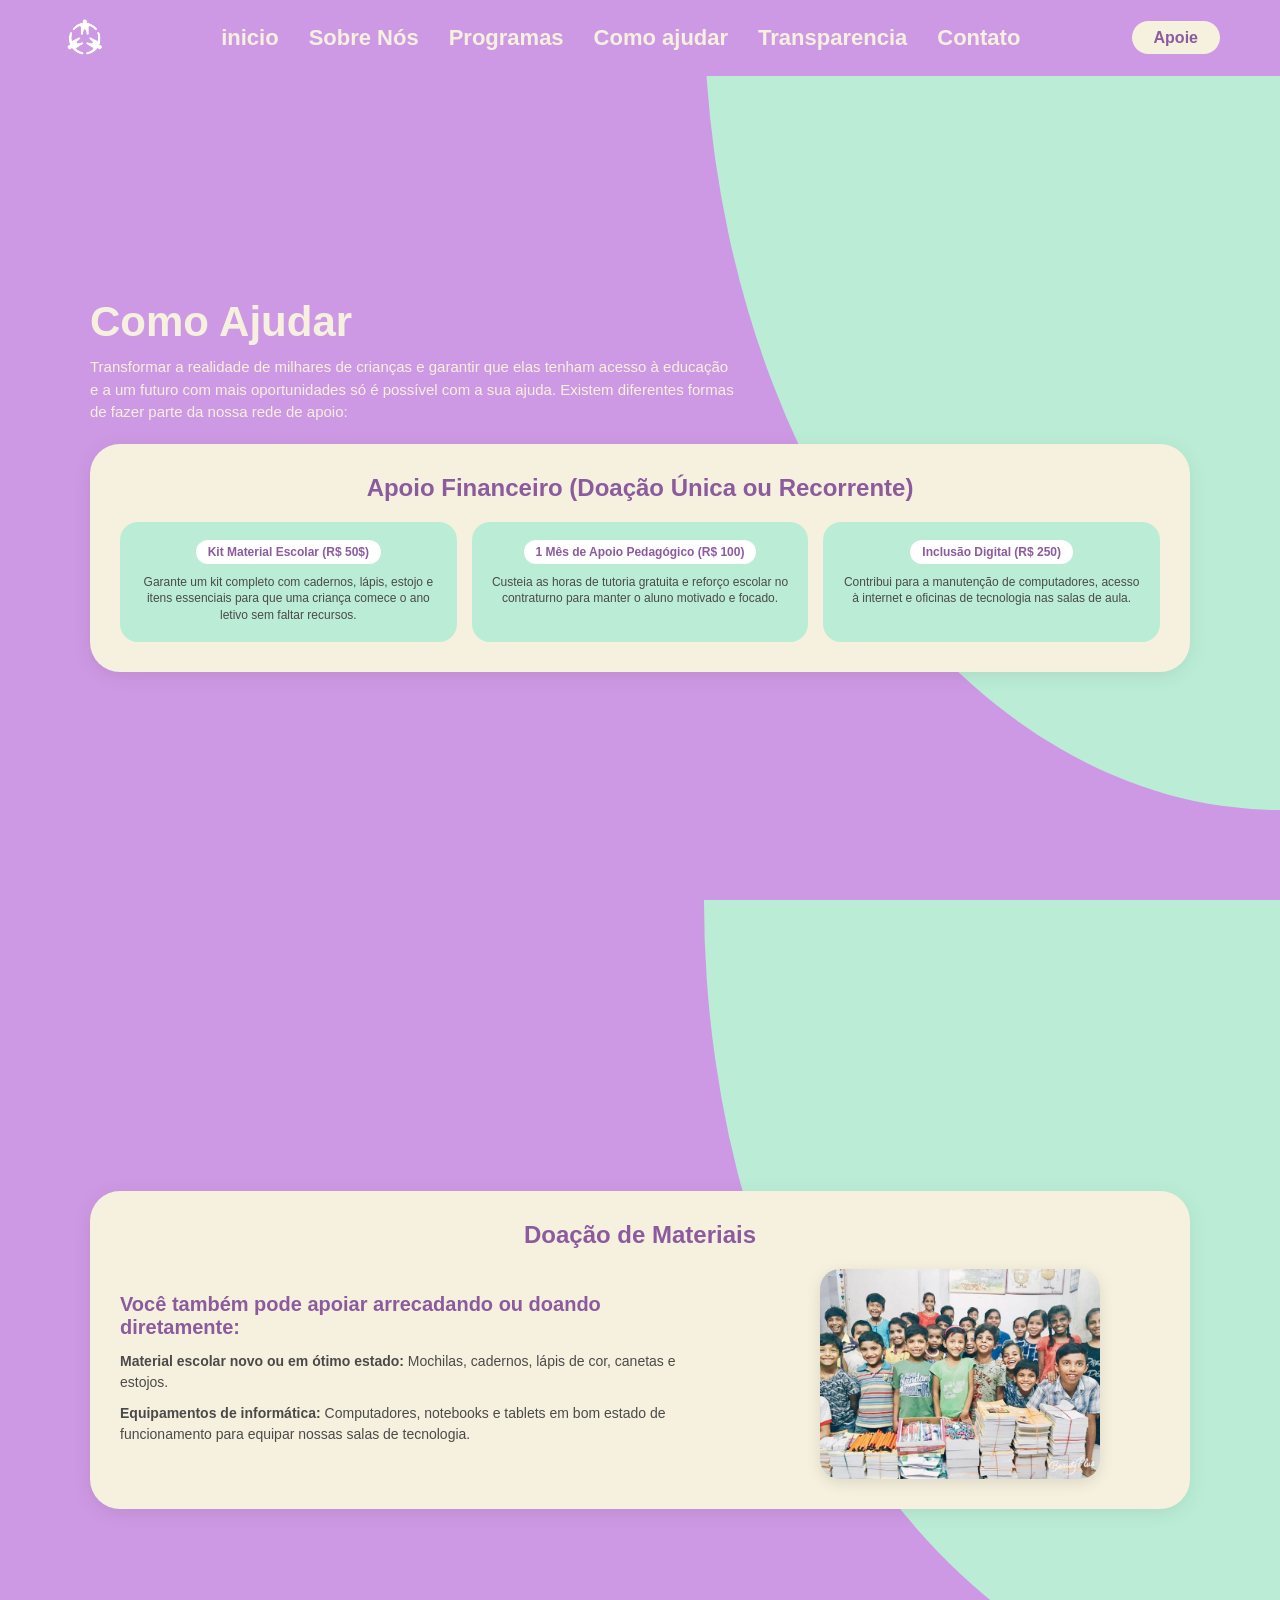
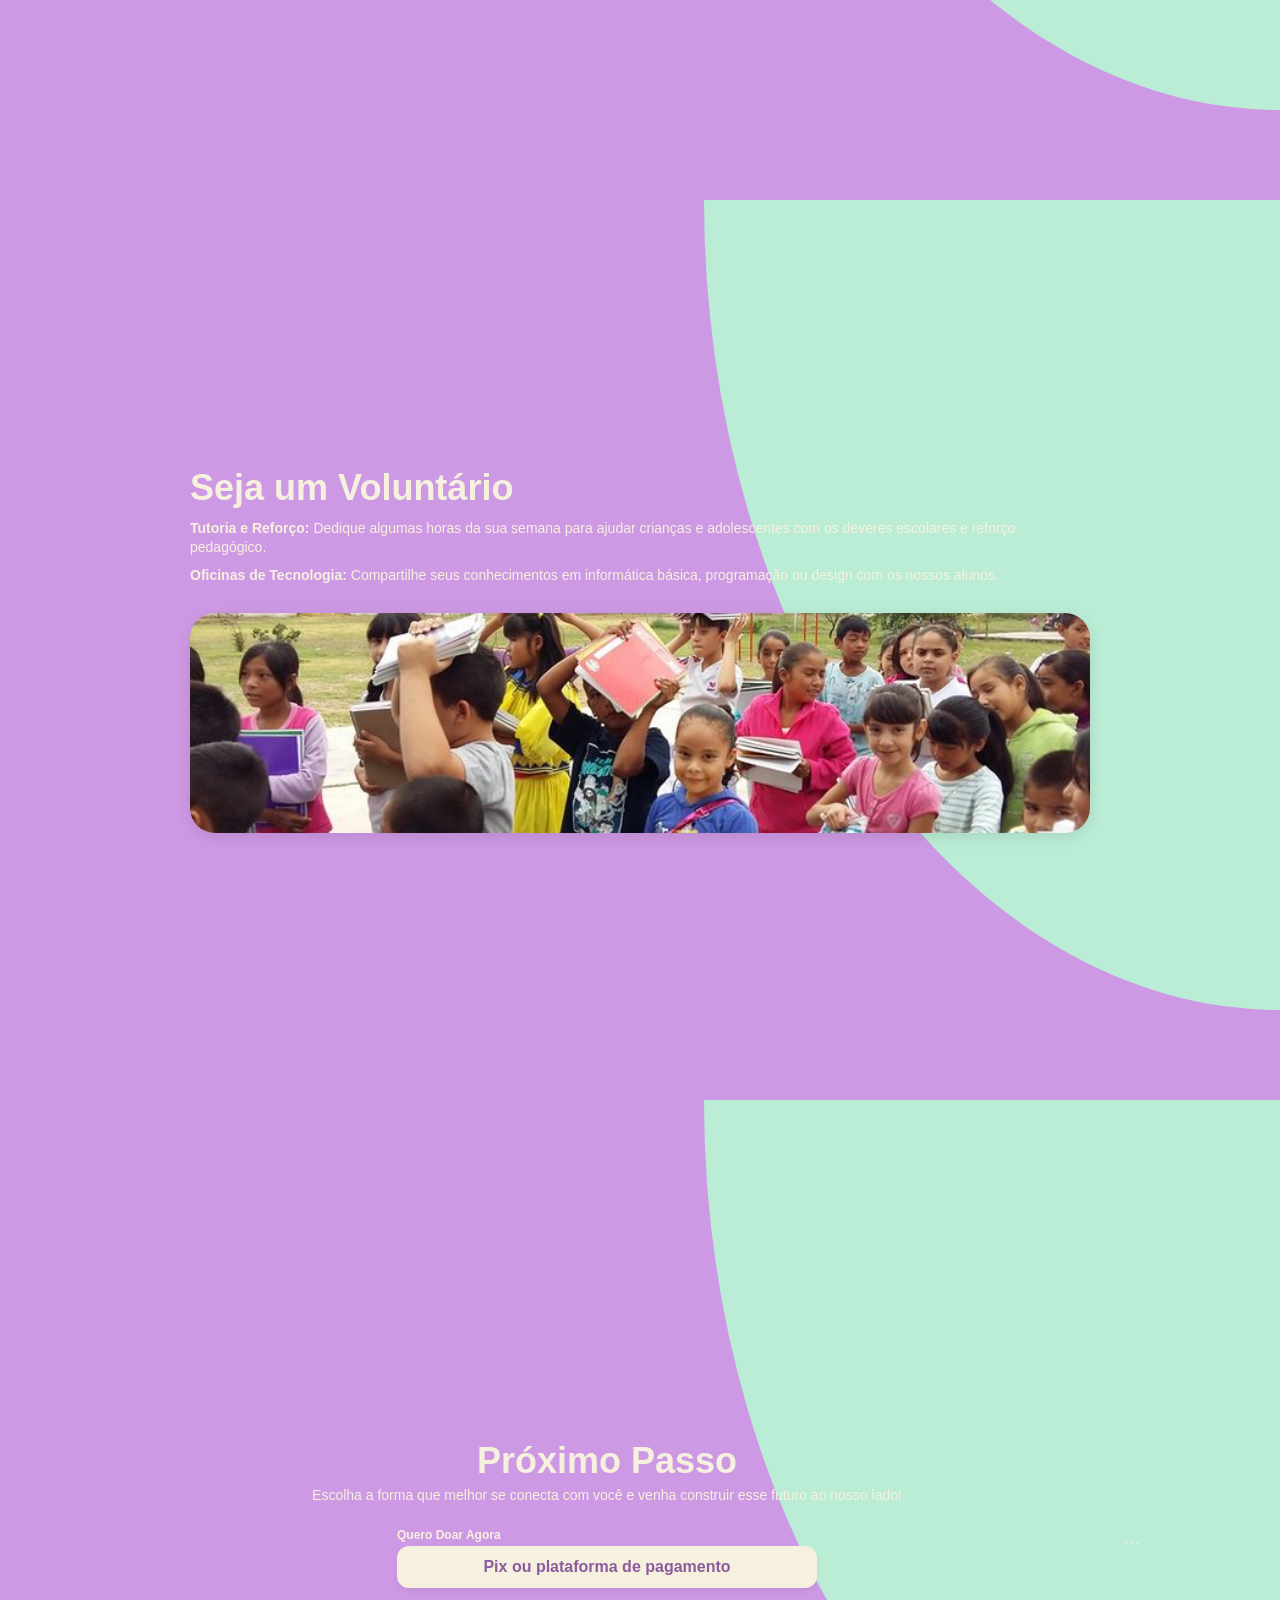
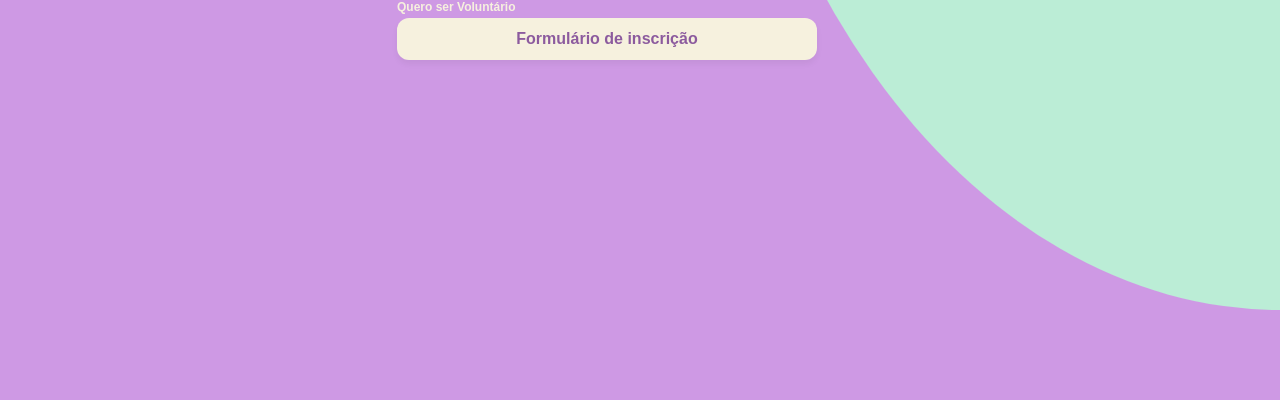
<file: pages/como-ajudar.html>
<!DOCTYPE html>
<html lang="pt-BR">

<head>
    <meta charset="UTF-8">
    <meta name="viewport" content="width=device-width, initial-scale=1.0">
    <title>Como Ajudar - Rede de Apoio</title>

    <link rel="stylesheet" href="../css/global.css">
    <link rel="stylesheet" href="../css/como-ajudar.css">
</head>

<body>

    <header class="header">
        <div class="logo-container">
            <a href="../index.html">
                <img src="../imagens/logo-branca.svg" alt="Logotipo" class="logo">
            </a>
        </div>

        <nav class="nav-menu">
            <a href="../index.html">inicio</a>
            <a href="sobre.html">Sobre Nós</a>
            <a href="programas.html">Programas</a>
            <a href="como-ajudar.html">Como ajudar</a>
            <a href="transparencia.html">Transparencia</a>
            <a href="contato.html">Contato</a>
        </nav>

        <div class="apoie-container">
            <a href="apoie.html" class="btn-apoie">Apoie</a>
        </div>
    </header>

    <section class="secao-tela primeira-tela fundo-roxo-onda-verde-topo">
        <div class="conteudo-principal">
            <h1>Como Ajudar</h1>
            <p>Transformar a realidade de milhares de crianças e garantir que elas tenham acesso à educação e a um futuro com mais oportunidades só é possível com a sua ajuda. Existem diferentes formas de fazer parte da nossa rede de apoio:</p>
        </div>

        <div class="card-container">
            <h2>Apoio Financeiro (Doação Única ou Recorrente)</h2>

            <div class="cards-grid">
                <div class="card">
                    <span class="tag-card">Kit Material Escolar (R$ 50$)</span>
                    <p>Garante um kit completo com cadernos, lápis, estojo e itens essenciais para que uma criança comece o ano letivo sem faltar recursos.</p>
                </div>

                <div class="card">
                    <span class="tag-card">1 Mês de Apoio Pedagógico (R$ 100)</span>
                    <p>Custeia as horas de tutoria gratuita e reforço escolar no contraturno para manter o aluno motivado e focado.</p>
                </div>

                <div class="card">
                    <span class="tag-card">Inclusão Digital (R$ 250)</span>
                    <p>Contribui para a manutenção de computadores, acesso à internet e oficinas de tecnologia nas salas de aula.</p>
                </div>
            </div>
        </div>
    </section>

    <section class="secao-tela fundo-roxo-onda-verde-base">
        <div class="card-container">
            <h2>Doação de Materiais</h2>

            <div class="conteudo-duas-colunas">
                <div class="texto-materiais">
                    <h3>Você também pode apoiar arrecadando ou doando diretamente:</h3>

                    <p><strong>Material escolar novo ou em ótimo estado:</strong> Mochilas, cadernos, lápis de cor, canetas e estojos.</p>

                    <p><strong>Equipamentos de informática:</strong> Computadores, notebooks e tablets em bom estado de funcionamento para equipar nossas salas de tecnologia.</p>
                </div>

                <div class="imagem-materiais">
                    <img src="../imagens/foto-doacao-materiais.png" alt="Doação de Materiais e Mochilas">
                </div>
            </div>
        </div>
    </section>

    <section class="secao-tela fundo-roxo-ondas-laterais">
        <div class="bloco-voluntario">
            <h2>Seja um Voluntário</h2>

            <p><strong>Tutoria e Reforço:</strong> Dedique algumas horas da sua semana para ajudar crianças e adolescentes com os deveres escolares e reforço pedagógico.</p>

            <p><strong>Oficinas de Tecnologia:</strong> Compartilhe seus conhecimentos em informática básica, programação ou design com os nossos alunos.</p>
        </div>

        <div class="banner-voluntario-img">
            <img src="../imagens/foto-voluntarios.png" alt="Voluntários reunidos com doações">
        </div>
    </section>

    <section class="secao-tela fundo-verde-ondas-roxas-cortes secao-proximo-passo">
        <div class="conteudo-duas-colunas-proximo-passo">
            <div class="texto-proximo-passo">
                <h2>Próximo Passo</h2>

                <p class="subtitulo-passo">Escolha a forma que melhor se conecta com você e venha construir esse futuro ao nosso lado!</p>

                <div class="acoes-finais">
                    <div class="bloco-acao">
                        <span>Quero Doar Agora</span>
                        <a href="pagamento.html" class="btn-acao">Pix ou plataforma de pagamento</a>
                    </div>

                    <div class="bloco-acao">
                        <span>Quero ser Voluntário</span>
                        <a href="formulario.html" class="btn-acao">Formulário de inscrição</a>
                    </div>
                </div>
            </div>

</body>
</html>
```
</file>
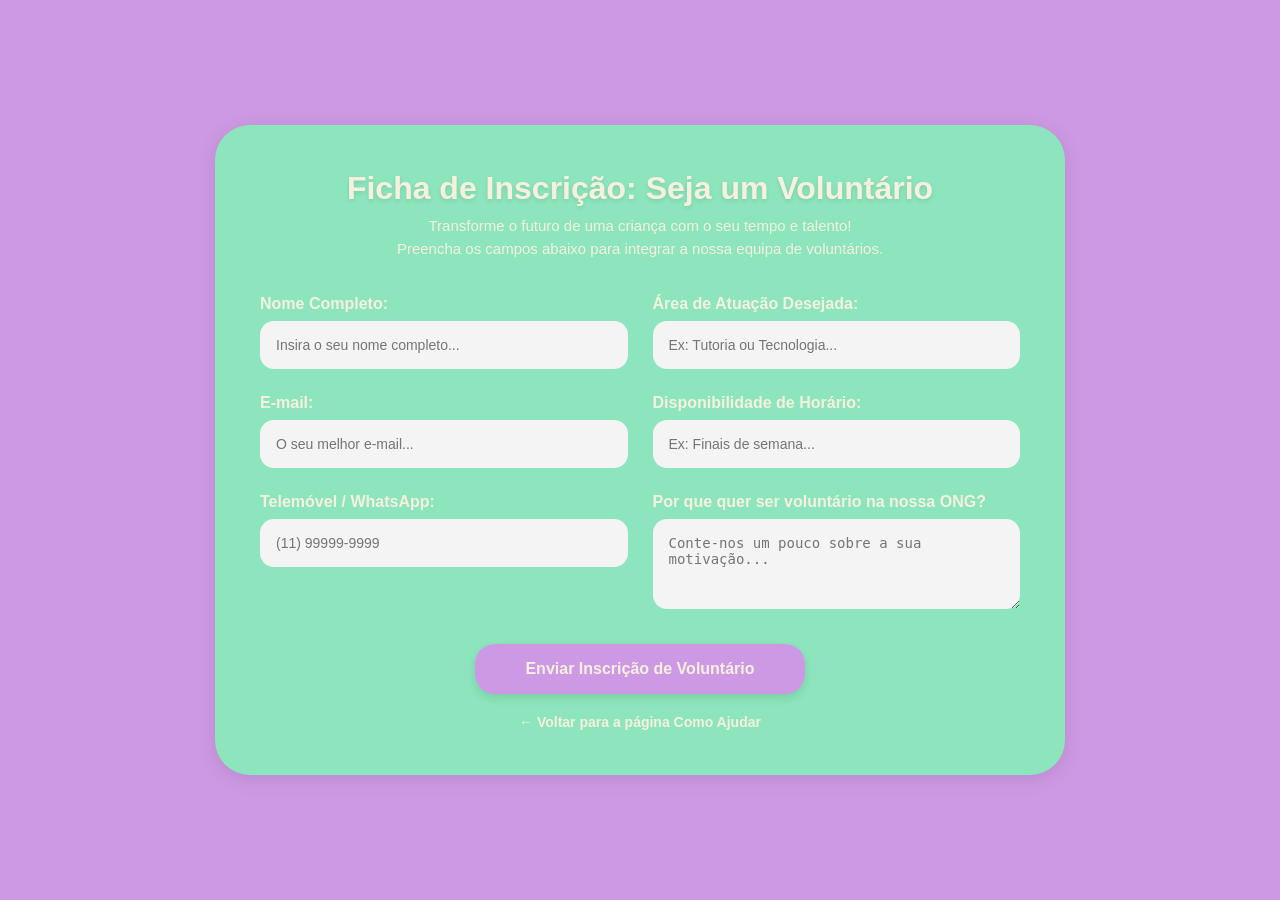
<file: pages/formulario.html>
<!DOCTYPE html>
<html lang="pt-BR">
<head>
    <meta charset="UTF-8">
    <meta name="viewport" content="width=device-width, initial-scale=1.0">
    <title>Ficha de Inscrição - Seja um Voluntário</title>
    <link rel="stylesheet" href="../css/global.css">
    <link rel="stylesheet" href="../css/como-ajudar.css">
    <style>
        body.pagina-formulario {
            background-color: #CE99E4;
            color: #F6F1DE;
            margin: 0;
            padding: 40px 20px;
            font-family: 'Segoe UI', Tahoma, Geneva, Verdana, sans-serif;
            display: flex;
            justify-content: center;
            align-items: center;
            min-height: 100vh;
            box-sizing: border-box;
        }
        .container-formulario {
            background-color: #8ce5bc;
            border-radius: 35px;
            padding: 45px;
            width: 100%;
            max-width: 850px;
            box-shadow: 0px 4px 20px rgba(0,0,0,0.1);
            box-sizing: border-box;
        }
        .container-formulario h1 {
            text-align: center;
            color: #F6F1DE;
            font-size: 32px;
            margin-bottom: 8px;
            text-shadow: 0px 2px 4px rgba(0,0,0,0.1);
        }
        .container-formulario p.sub {
            text-align: center;
            color: #F6F1DE;
            font-size: 15px;
            margin-bottom: 35px;
            line-height: 1.5;
        }
        .grid-campos {
            display: grid;
            grid-template-columns: 1fr 1fr;
            gap: 25px;
        }
        .campo-grupo {
            display: flex;
            flex-direction: column;
            gap: 8px;
        }
        .campo-grupo label {
            font-weight: bold;
            color: #F6F1DE;
            font-size: 16px;
        }
        .campo-grupo input, .campo-grupo textarea {
            background-color: #F4F4F4;
            border: none;
            padding: 16px;
            border-radius: 14px;
            font-size: 14px;
            color: #777;
            outline: none;
            box-sizing: border-box;
            width: 100%;
        }
        .campo-grupo textarea {
            resize: vertical;
            height: 90px;
        }
        .btn-enviar-container {
            display: flex;
            justify-content: center;
            margin-top: 35px;
        }
        .btn-enviar {
            background-color: #CE99E4;
            color: #F6F1DE;
            border: none;
            padding: 16px 50px;
            border-radius: 20px;
            font-weight: bold;
            font-size: 16px;
            cursor: pointer;
            box-shadow: 0px 4px 10px rgba(0,0,0,0.1);
            transition: background 0.2s;
            text-decoration: none;
            display: inline-block;
        }
        .btn-enviar:hover {
            background-color: #bc82d4;
        }
        .voltar-link {
            display: block;
            text-align: center;
            margin-top: 20px;
            color: #F6F1DE;
            text-decoration: none;
            font-weight: bold;
            font-size: 14px;
        }
    </style>
</head>
<body class="pagina-formulario">

    <div class="container-formulario">
        <h1>Ficha de Inscrição: Seja um Voluntário</h1>
        <p class="sub">Transforme o futuro de uma criança com o seu tempo e talento!<br>Preencha os campos abaixo para integrar a nossa equipa de voluntários.</p>

        <form action="#" method="POST">
            <div class="grid-campos">
                <div class="campo-grupo">
                    <label>Nome Completo:</label>
                    <input type="text" placeholder="Insira o seu nome completo..." required>
                </div>

                <div class="campo-grupo">
                    <label>Área de Atuação Desejada:</label>
                    <input type="text" placeholder="Ex: Tutoria ou Tecnologia..." required>
                </div>

                <div class="campo-grupo">
                    <label>E-mail:</label>
                    <input type="email" placeholder="O seu melhor e-mail..." required>
                </div>

                <div class="campo-grupo">
                    <label>Disponibilidade de Horário:</label>
                    <input type="text" placeholder="Ex: Finais de semana..." required>
                </div>

                <div class="campo-grupo">
                    <label>Telemóvel / WhatsApp:</label>
                    <input type="tel" placeholder="(11) 99999-9999" required>
                </div>

                <div class="campo-grupo">
                    <label>Por que quer ser voluntário na nossa ONG?</label>
                    <textarea placeholder="Conte-nos um pouco sobre a sua motivação..."></textarea>
                </div>
            </div>

            <div class="btn-enviar-container">
                <button type="submit" class="btn-enviar">Enviar Inscrição de Voluntário</button>
            </div>
        </form>

        <a href="como-ajudar.html" class="voltar-link">← Voltar para a página Como Ajudar</a>
    </div>

</body>
</html>
</file>
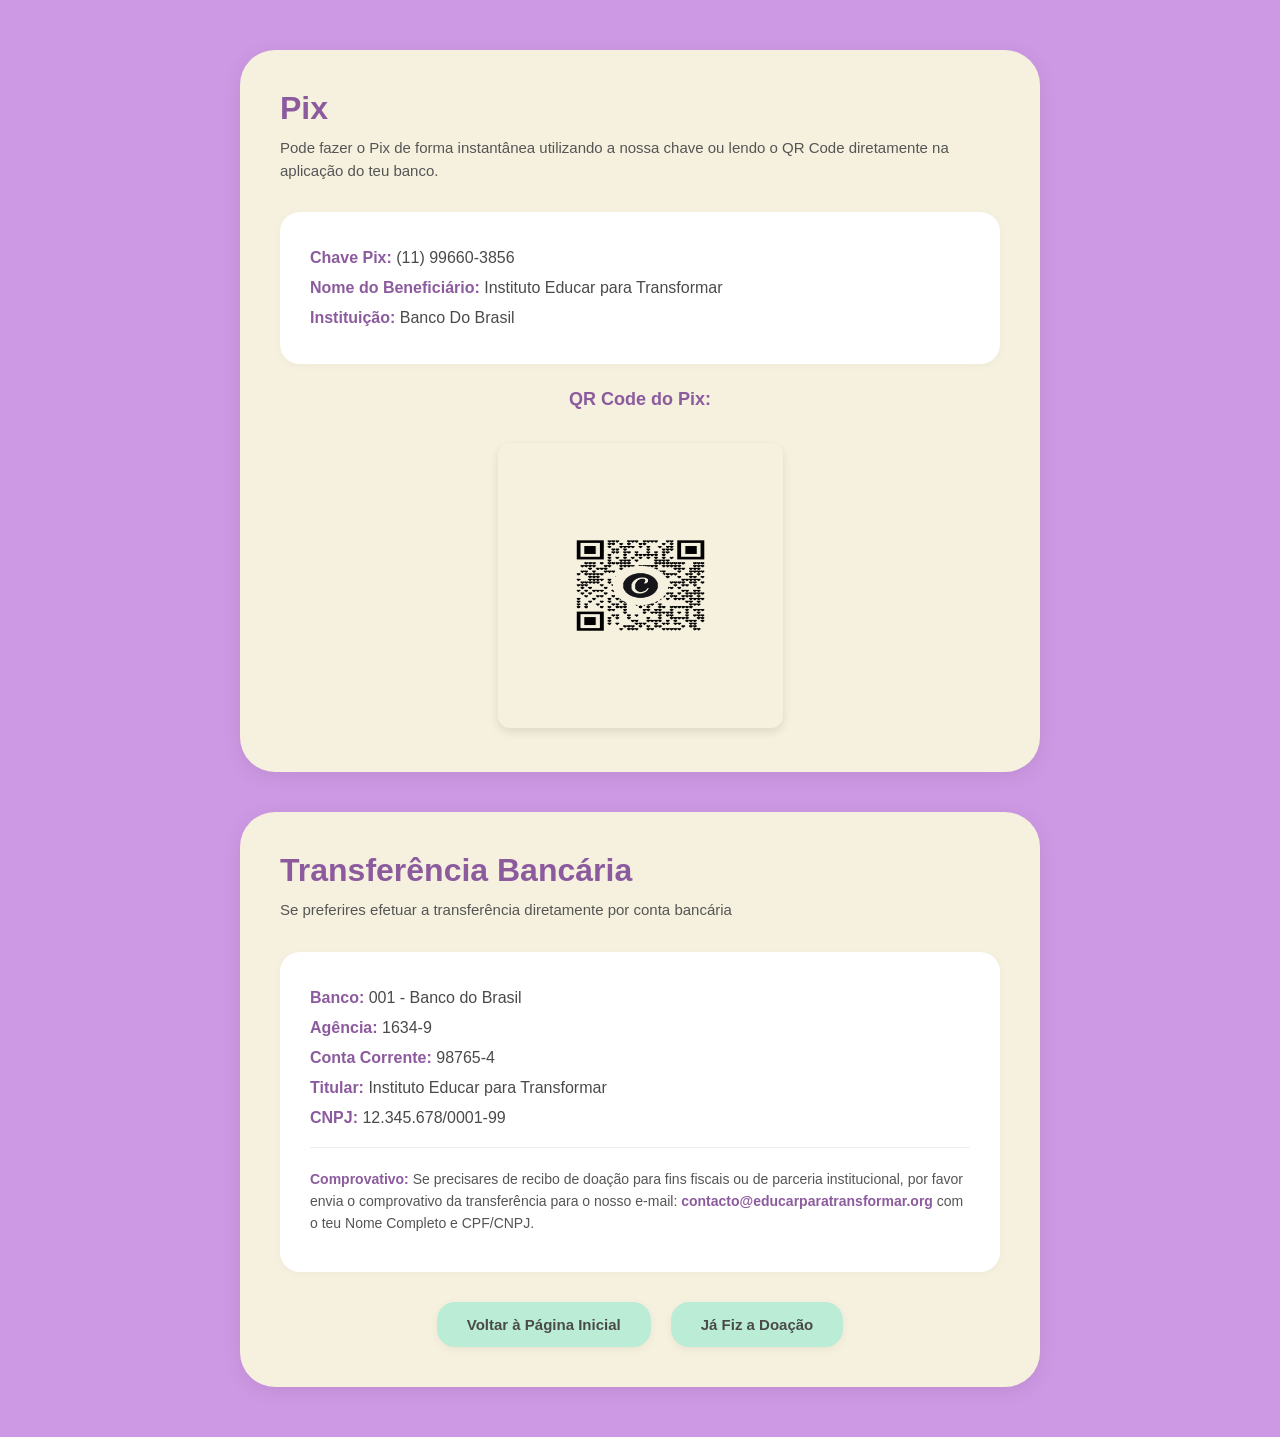
<file: pages/pagamento.html>
<!DOCTYPE html>
<html lang="pt-BR">
<head>
    <meta charset="UTF-8">
    <meta name="viewport" content="width=device-width, initial-scale=1.0">
    <title>Área de Doação - Pix e Transferência</title>
    <link rel="stylesheet" href="../css/global.css">
    <link rel="stylesheet" href="../css/como-ajudar.css">
    <style>
        body.pagina-pagamento {
            background-color: #CE99E4;
            color: #F6F1DE;
            margin: 0;
            padding: 50px 20px;
            font-family: 'Segoe UI', Tahoma, Geneva, Verdana, sans-serif;
            display: flex;
            flex-direction: column;
            align-items: center;
            min-height: 100vh;
            box-sizing: border-box;
            gap: 40px;
        }
        .bloco-pagamento {
            background-color: #F6F1DE;
            color: #4A4A4A;
            border-radius: 35px;
            padding: 40px;
            width: 100%;
            max-width: 800px;
            box-shadow: 0px 4px 20px rgba(0,0,0,0.08);
            box-sizing: border-box;
        }
        .bloco-pagamento h2 {
            color: #8C5B9E;
            font-size: 32px;
            margin-bottom: 10px;
            text-align: left;
        }
        .bloco-pagamento p.desc {
            font-size: 15px;
            color: #555;
            margin-bottom: 30px;
            text-align: left;
            line-height: 1.5;
        }
        .dados-card {
            background: #FFFFFF;
            padding: 25px 30px;
            border-radius: 20px;
            margin-bottom: 25px;
            text-align: left;
            box-shadow: 0px 2px 10px rgba(0,0,0,0.03);
        }
        .dados-card p {
            font-size: 16px;
            margin: 12px 0;
            color: #4A4A4A;
        }
        .dados-card strong {
            color: #8C5B9E;
        }
        .qr-section {
            text-align: center;
            margin-top: 20px;
        }
        .qr-section strong {
            color: #8C5B9E;
            font-size: 18px;
            display: block;
            margin-bottom: 15px;
        }
        /* QR CODE GRANDE E COM O FUNDO BRANCO REMOVIDO */
        .qr-section img {
            width: 285px;
            height: 285px;
            background: #FFFFFF;
            padding: 10px;
            border-radius: 12px;
            box-shadow: 0px 4px 10px rgba(0,0,0,0.1);
            mix-blend-mode: multiply;
        }
        .botoes-acao-pagamento {
            display: flex;
            gap: 20px;
            justify-content: center;
            margin-top: 30px;
        }
        .btn-acao-pagamento {
            background-color: #BBEDD6;
            color: #4A4A4A;
            padding: 14px 30px;
            border-radius: 18px;
            font-weight: bold;
            text-decoration: none;
            font-size: 15px;
            box-shadow: 0px 3px 8px rgba(0,0,0,0.05);
            transition: background 0.2s;
        }
        .btn-acao-pagamento:hover {
            background-color: #a3e2c2;
        }
    </style>
</head>
<body class="pagina-pagamento">

    <div class="bloco-pagamento">
        <h2>Pix</h2>
        <p class="desc">Pode fazer o Pix de forma instantânea utilizando a nossa chave ou lendo o QR Code diretamente na aplicação do teu banco.</p>
        
        <div class="dados-card">
            <p><strong>Chave Pix:</strong> (11) 99660-3856</p>
            <p><strong>Nome do Beneficiário:</strong> Instituto Educar para Transformar</p>
            <p><strong>Instituição:</strong> Banco Do Brasil</p>
        </div>

        <div class="qr-section">
            <strong>QR Code do Pix:</strong>
            <br>
            <img src="../imagens/qrcode-pix.png" alt="QR Code Pix">
        </div>
    </div>

    <div class="bloco-pagamento">
        <h2>Transferência Bancária</h2>
        <p class="desc">Se preferires efetuar a transferência diretamente por conta bancária</p>
        
        <div class="dados-card">
            <p><strong>Banco:</strong> 001 - Banco do Brasil</p>
            <p><strong>Agência:</strong> 1634-9</p>
            <p><strong>Conta Corrente:</strong> 98765-4</p>
            <p><strong>Titular:</strong> Instituto Educar para Transformar</p>
            <p><strong>CNPJ:</strong> 12.345.678/0001-99</p>
            
            <hr style="border:0; border-top:1px solid #eee; margin:20px 0;">
            
            <p style="font-size: 14px; color: #555; line-height: 1.6;">
                <strong>Comprovativo:</strong> Se precisares de recibo de doação para fins fiscais ou de parceria institucional, por favor envia o comprovativo da transferência para o nosso e-mail: <strong>contacto@educarparatransformar.org</strong> com o teu Nome Completo e CPF/CNPJ.
            </p>
        </div>

        <div class="botoes-acao-pagamento">
            <a href="../index.html" class="btn-acao-pagamento">Voltar à Página Inicial</a>
            <a href="como-ajudar.html" class="btn-acao-pagamento">Já Fiz a Doação</a>
        </div>
    </div>

</body>
</html>
</file>
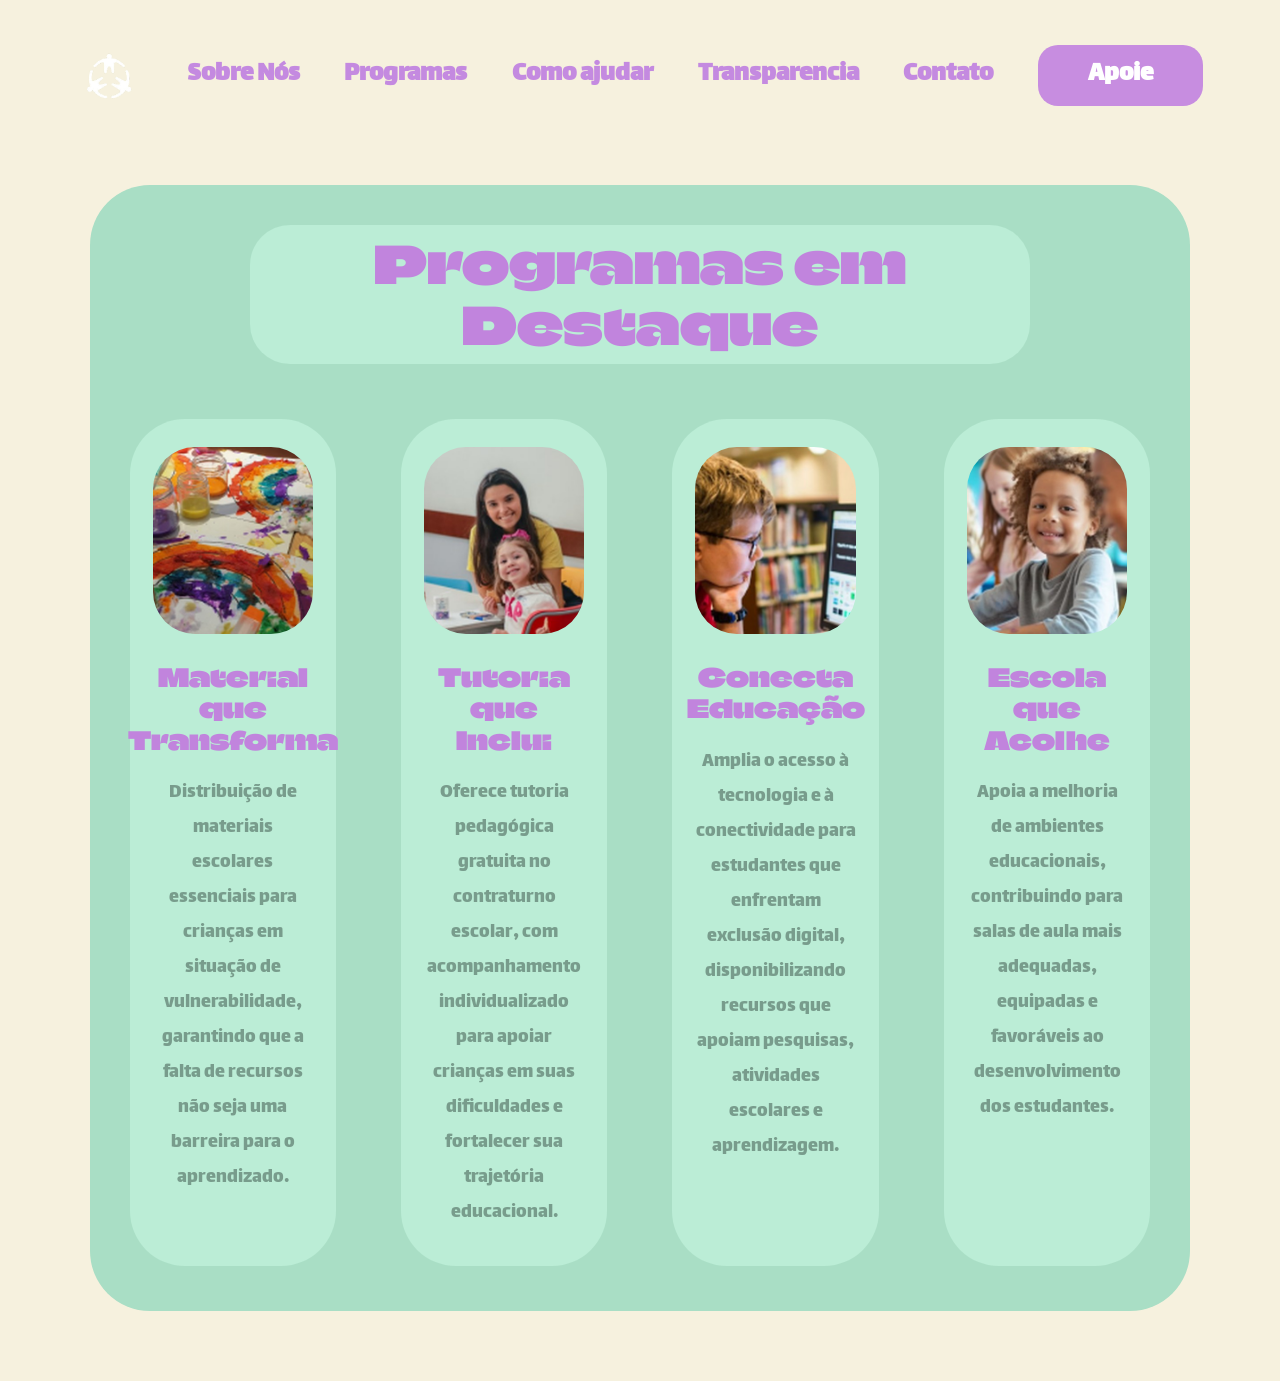
<file: pages/programas.html>
<!DOCTYPE html>
<html lang="pt-BR">
<head>
<meta charset="UTF-8">
<meta name="viewport" content="width=device-width, initial-scale=1.0">
<title>Programas em Destaque</title>

<link rel="preconnect" href="https://fonts.googleapis.com">
<link rel="preconnect" href="https://fonts.gstatic.com" crossorigin>
<link href="https://fonts.googleapis.com/css2?family=Climate+Crisis&family=Lalezar&display=swap" rel="stylesheet">

<style>
* {
    margin: 0;
    padding: 0;
    box-sizing: border-box;
}

body {
    background-color: #F6F1DE;
    color: #B96DDB;
    font-family: "Lalezar", sans-serif;
    overflow-x: hidden;
}

/* =========================
   NAVBAR
========================= */

.navbar {
    width: 100%;
    min-height: 150px;
    padding: 0 6%;
    background-color: #F6F1DE;

    display: flex;
    align-items: center;
    gap: 45px;
}

.logo {
    width: 65px;
    height: 65px;
    flex: 0 0 65px;

    display: flex;
    align-items: center;
    justify-content: center;
}

.logo img {
    display: block;
    width: 65px;
    height: 65px;
    object-fit: contain;
}

.navbar nav {
    flex: 1;
    min-width: 0;
}

.menu {
    width: 100%;

    display: flex;
    align-items: center;
    justify-content: space-between;

    list-style: none;

    flex-wrap: nowrap;
    white-space: nowrap;
}

.menu li {
    flex: 0 0 auto;
    white-space: nowrap;
}

.menu a {
    display: inline-block;

    color: #C48AE0;
    text-decoration: none;

    font-family: "Lalezar", sans-serif;
    font-size: 27px;
    font-weight: bold;

    white-space: nowrap;
    line-height: 1;

    transition: 0.25s ease;
}

.menu a:hover {
    opacity: 0.7;
    transform: translateY(-2px);
}

.apoie {
    padding: 17px 50px;
    border-radius: 20px;

    background-color: #C78DE0;
    color: white !important;
}

/* =========================
   ÁREA PRINCIPAL
========================= */

.programas {
    width: 86%;
    max-width: 1800px;

    margin: 35px auto 70px;

    padding: 40px 30px 45px;

    background-color: #A9DEC5;
    border-radius: 60px;
}

/* =========================
   TÍTULO
========================= */

.titulo-container {
    width: 75%;
    margin: 0 auto 55px;

    background-color: #BBEDD6;
    border-radius: 40px;

    text-align: center;
}

.titulo {
    padding: 8px 20px;

    color: #C184DD;

    font-family: "Climate Crisis", sans-serif;
    font-size: clamp(35px, 4vw, 65px);
    font-weight: 400;
    line-height: 1.2;
}

/* =========================
   CARDS
========================= */

.cards {
    display: grid;
    grid-template-columns: repeat(4, minmax(0, 1fr));
    gap: 65px;
    padding: 0 10px;
}

.card {
    min-height: 690px;

    padding: 28px 23px 35px;

    background-color: #BBEDD6;
    border-radius: 55px;

    text-align: center;

    display: flex;
    flex-direction: column;
    align-items: center;

    transition: transform 0.3s ease, box-shadow 0.3s ease;
}

.card:hover {
    transform: translateY(-8px);
    box-shadow: 0 12px 25px rgba(113, 168, 145, 0.15);
}

/* Foto no estilo do exemplo: moldura interna, levemente vertical,
   cantos bem arredondados e recorte centralizado */
.card-image {
    display: block;
    width: 100%;
    aspect-ratio: 6 / 7;

    object-fit: cover;
    object-position: center;

    border-radius: 42px;
    margin-bottom: 28px;

    /* cor de fundo enquanto a foto carrega */
    background-color: #A9DEC5;
}

.card h2 {
    margin-bottom: 20px;

    color: #C184DD;

    font-family: "Climate Crisis", sans-serif;
    font-size: 25px;
    font-weight: 400;
    line-height: 1.25;
}

.card p {
    max-width: 270px;

    color: #789C8C;

    font-family: "Lalezar", sans-serif;
    font-size: 20px;
    line-height: 1.75;
}

/* =========================
   TABLET
========================= */

@media (max-width: 1250px) {
    .navbar {
        padding: 0 3%;
        gap: 25px;
    }

    .menu {
        gap: 25px;
    }

    .menu a {
        font-size: 22px;
    }

    .apoie {
        padding: 15px 30px;
    }

    .cards {
        gap: 25px;
    }
}

/* =========================
   CELULAR
========================= */

@media (max-width: 900px) {
    .navbar {
        min-height: auto;
        padding: 25px 5%;

        flex-direction: column;
        gap: 25px;
    }

    .navbar nav {
        width: 100%;
        overflow-x: auto;
    }

    .menu {
        width: max-content;
        justify-content: flex-start;
        gap: 30px;
        padding-bottom: 5px;
    }

    .menu a {
        font-size: 22px;
    }

    .programas {
        width: 92%;
        border-radius: 40px;
    }

    .titulo-container {
        width: 90%;
    }

    .cards {
        grid-template-columns: repeat(2, 1fr);
    }
}

@media (max-width: 600px) {
    .programas {
        padding: 25px 15px 35px;
        border-radius: 30px;
    }

    .titulo-container {
        width: 100%;
        margin-bottom: 30px;
    }

    .titulo {
        font-size: 30px;
    }

    .cards {
        grid-template-columns: 1fr;
    }

    .card {
        min-height: auto;
    }
}
</style>
</head>

<body>

<header class="navbar">
    <div class="logo">
        <a href="index.html">
            <img src="../imagens/logo-branca.svg" alt="Logotipo">
        </a>
    </div>

    <nav>
        <ul class="menu">
            <li><a href="sobre.html">Sobre Nós</a></li>
            <li><a href="programas.html">Programas</a></li>
            <li><a href="como-ajudar.html">Como ajudar</a></li>
            <li><a href="transparencia.html">Transparencia</a></li>
            <li><a href="contato.html">Contato</a></li>
            <li><a href="apoie.html" class="apoie">Apoie</a></li>
        </ul>
    </nav>
</header>

<main class="programas">
    <div class="titulo-container">
        <h1 class="titulo">Programas em Destaque</h1>
    </div>

    <div class="cards">
        <!-- Card 1: pintura com arco-íris -->
        <div class="card">
            <img src="[data-uri]" alt="Material que Transforma" class="card-image">
            <h2>Material que Transforma</h2>
            <p>Distribuição de materiais escolares essenciais para crianças em situação de vulnerabilidade, garantindo que a falta de recursos não seja uma barreira para o aprendizado.</p>
        </div>

        <!-- Card 2: tutora com criança -->
        <div class="card">
            <img src="[data-uri]" alt="Tutoria que Inclui" class="card-image">
            <h2>Tutoria que Inclui</h2>
            <p>Oferece tutoria pedagógica gratuita no contraturno escolar, com acompanhamento individualizado para apoiar crianças em suas dificuldades e fortalecer sua trajetória educacional.</p>
        </div>

        <!-- Card 3: menino no computador -->
        <div class="card">
            <img src="[data-uri]" alt="Conecta Educação" class="card-image">
            <h2>Conecta Educação</h2>
            <p>Amplia o acesso à tecnologia e à conectividade para estudantes que enfrentam exclusão digital, disponibilizando recursos que apoiam pesquisas, atividades escolares e aprendizagem.</p>
        </div>

        <!-- Card 4: criança sorrindo na sala -->
        <div class="card">
            <img src="[data-uri]" alt="Escola que Acolhe" class="card-image">
            <h2>Escola que Acolhe</h2>
            <p>Apoia a melhoria de ambientes educacionais, contribuindo para salas de aula mais adequadas, equipadas e favoráveis ao desenvolvimento dos estudantes.</p>
        </div>
    </div>
</main>

</body>
</html>
</file>
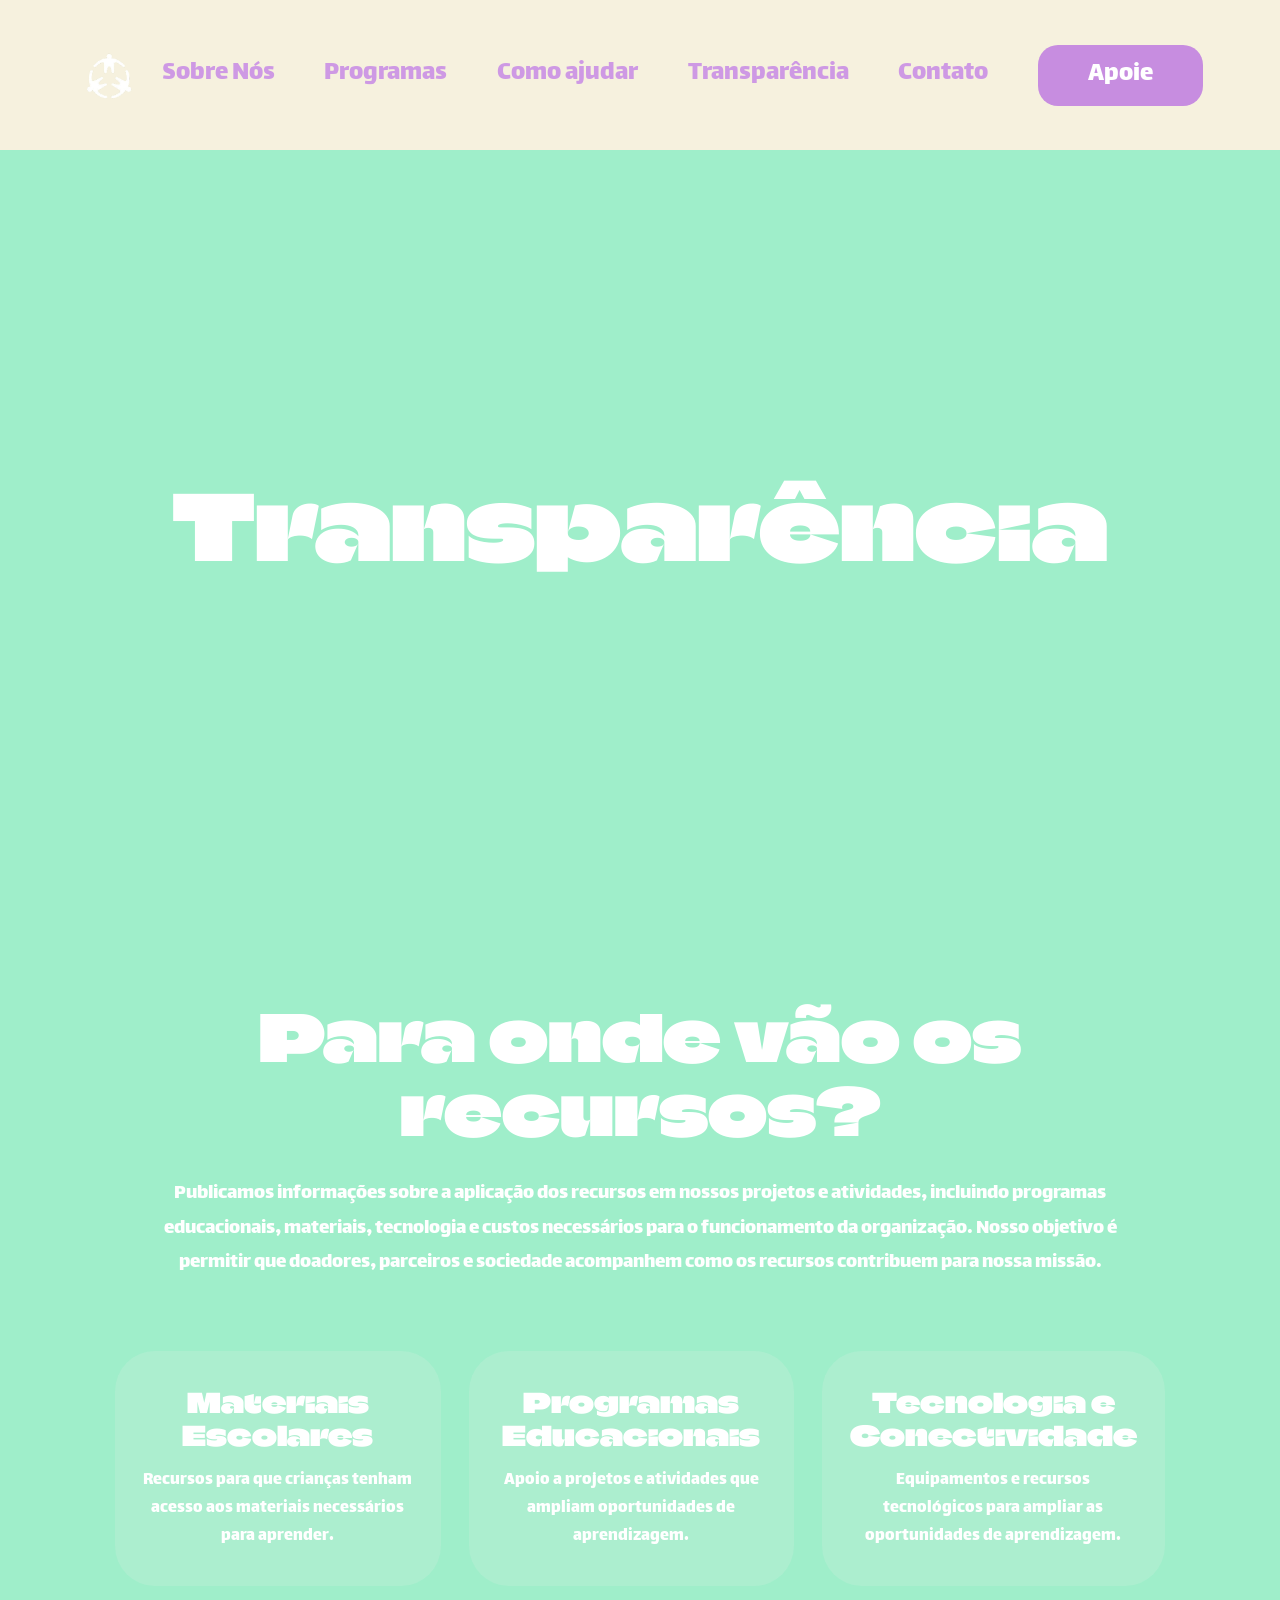
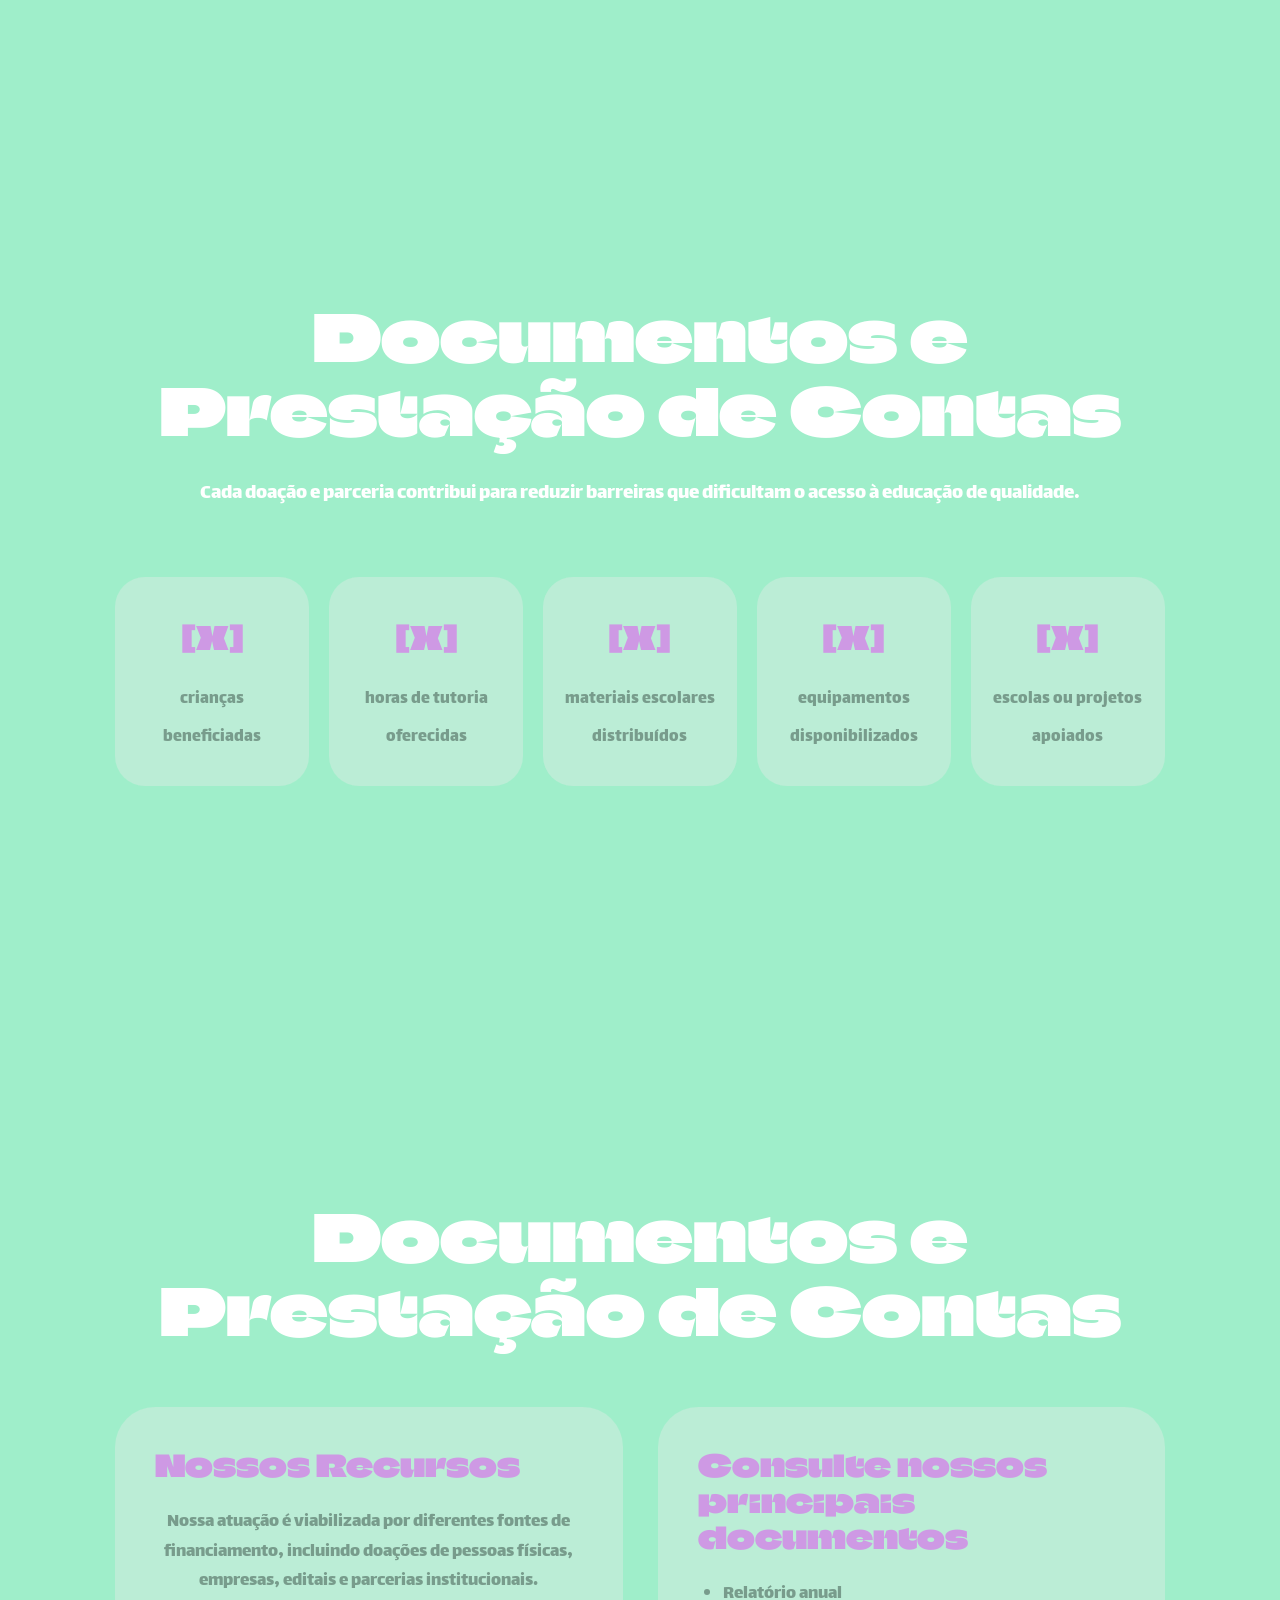
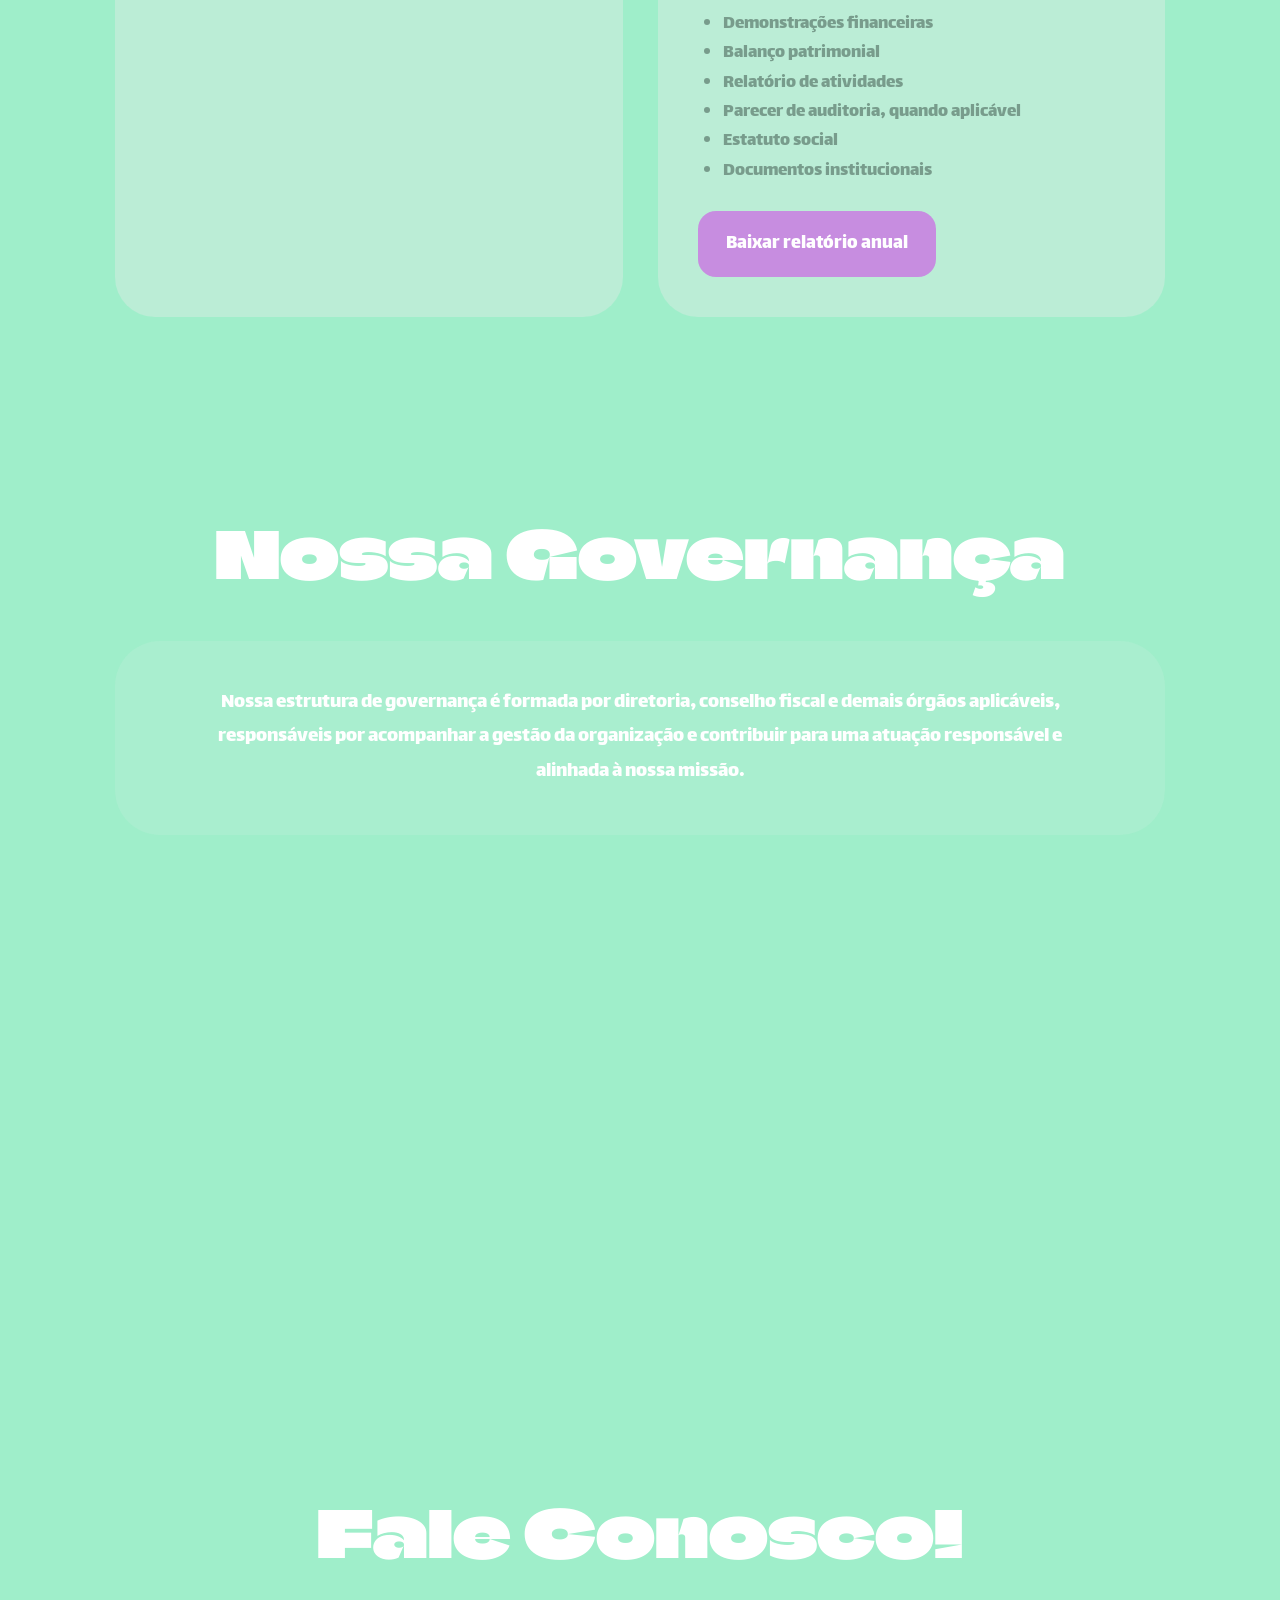
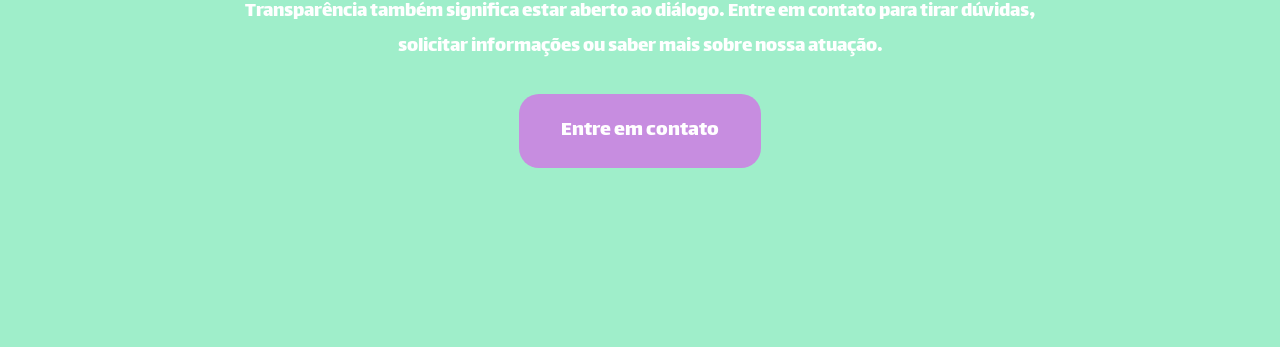
<file: pages/transparencia.html>
<!DOCTYPE html>
<html lang="pt-BR">
<head>
<meta charset="UTF-8">
<meta name="viewport" content="width=device-width, initial-scale=1.0">
<title>Transparência | Rede de Apoio</title>
<meta name="description" content="Acompanhe como os recursos da organização são aplicados: programas, indicadores, documentos e governança.">
<link rel="preconnect" href="https://fonts.googleapis.com">
<link rel="preconnect" href="https://fonts.gstatic.com" crossorigin>
<link href="https://fonts.googleapis.com/css2?family=Climate+Crisis&family=Lalezar&display=swap" rel="stylesheet">

<style>
:root {
    --menta: #9FEECA;
    --creme: #F6F1DE;
    --lilas: #CE99E4;
    --lilas-botao: #C78DE0;
    --verde: #9FEECA;
    --verde-claro: #BBEDD6;
    --verde-texto: #789C8C;
    --fonte-titulo: "Climate Crisis", sans-serif;
    --fonte-texto: "Lalezar", sans-serif;
}

* { 
    margin: 0; 
    padding: 0; 
    box-sizing: border-box; 
}

html { 
    scroll-behavior: smooth; 
    scroll-padding-top: 90px; 
}

body {
    background: var(--menta);
    color: var(--creme);
    font-family: var(--fonte-texto);
    font-size: 20px;
    line-height: 1.9;
    overflow-x: hidden;
}

img { 
    display: block; 
    max-width: 100%; 
    height: auto; 
}

h1, h2, h3 {
    font-family: var(--fonte-titulo);
    font-weight: 400;
    line-height: 1.2;
}

a { 
    color: inherit; 
}

.container {
    width: min(1180px, 100% - 64px);
    margin-inline: auto;
    position: relative;
    z-index: 2;
}

section { 
    position: relative; 
    overflow: hidden; 
}

/* =========================
   NAVBAR (Padronizada)
========================= */
.navbar {
    width: 100%;
    min-height: 150px;
    padding: 0 6%;
    background: var(--creme);
    display: flex;
    align-items: center;
    justify-content: space-between;
    gap: 20px;
    position: sticky;
    top: 0;
    z-index: 50;
}

.logo {
    width: 65px;
    height: 65px;
    flex: 0 0 65px;
    display: flex;
    align-items: center;
    justify-content: center;
}

.logo img {
    width: 65px;
    height: 65px;
    display: block;
    object-fit: contain;
}

.navbar nav {
    flex: 1;
    min-width: 0;
}

.menu {
    width: 100%;
    display: flex;
    align-items: center;
    justify-content: space-between;
    gap: 28px;
    list-style: none;
    flex-wrap: nowrap;
    white-space: nowrap;
}

.menu li {
    flex: 0 0 auto;
    white-space: nowrap;
}

.menu a {
    display: inline-block;
    color: var(--lilas);
    text-decoration: none;
    font-family: "Lalezar", sans-serif;
    font-size: 27px;
    line-height: 1;
    white-space: nowrap;
    transition: .2s ease;
}

.menu a:hover {
    opacity: .75;
}

.apoie {
    background: var(--lilas-botao);
    color: white !important;
    padding: 17px 50px;
    border-radius: 20px;
}

/* =========================
   HERO
========================= */
.hero {
    min-height: calc(100vh - 150px);
    background: var(--verde);
    display: flex;
    align-items: center;
    justify-content: center;
    text-align: center;
    position: relative;
    overflow: hidden;
    padding: clamp(50px, 7vw, 110px) 0;
}

.hero h1 {
    position: relative;
    z-index: 2;
    font-family: var(--fonte-titulo);
    font-size: clamp(52px, 7vw, 100px);
    font-weight: 400;
    color: white;
}

/* =========================
   SEÇÕES
========================= */
.section {
    min-height: 100vh;
    padding: 100px 9%;
    background: var(--verde);
    position: relative;
    overflow: hidden;
}

.section-inner {
    max-width: 1100px;
    margin: 0 auto;
    position: relative;
    z-index: 2;
}

.section h2 {
    font-family: var(--fonte-titulo);
    font-weight: 400;
    color: white;
    font-size: clamp(38px, 5vw, 68px);
    line-height: 1.15;
    text-align: center;
    margin-bottom: 30px;
}

.section p {
    color: white;
    font-size: 21px;
    line-height: 1.65;
    text-align: center;
    max-width: 1000px;
    margin: 0 auto;
}

/* =========================
   PROGRAMAS / RECURSOS
========================= */
.recursos {
    display: grid;
    grid-template-columns: repeat(3, 1fr);
    gap: 28px;
    margin-top: 70px;
}

.recurso {
    background: rgba(187, 237, 214, .45);
    border-radius: 40px;
    padding: 35px 28px;
    text-align: center;
}

.recurso h3 {
    color: white;
    font-family: var(--fonte-titulo);
    font-size: 27px;
    font-weight: 400;
    margin-bottom: 16px;
}

.recurso p {
    font-size: 18px;
    line-height: 1.55;
}

/* =========================
   INDICADORES
========================= */
.indicadores {
    display: grid;
    grid-template-columns: repeat(5, 1fr);
    gap: 20px;
    margin-top: 65px;
}

.indicador {
    background: var(--verde-claro);
    border-radius: 30px;
    padding: 30px 15px;
    text-align: center;
}

.indicador strong {
    display: block;
    color: var(--lilas);
    font-family: var(--fonte-titulo);
    font-size: 32px;
    font-weight: 400;
    margin-bottom: 12px;
}

.indicador span {
    color: var(--verde-texto);
    font-size: 18px;
    line-height: 1.35;
}

/* =========================
   DOCUMENTOS
========================= */
.documentos {
    margin-top: 60px;
    display: grid;
    grid-template-columns: 1fr 1fr;
    gap: 35px;
    align-items: stretch;
}

.documentos-box {
    background: var(--verde-claro);
    border-radius: 40px;
    padding: 40px;
}

.documentos-box h3 {
    color: var(--lilas);
    font-family: var(--fonte-titulo);
    font-size: 30px;
    font-weight: 400;
    margin-bottom: 25px;
}

.documentos-box p,
.documentos-box li {
    color: var(--verde-texto);
    font-size: 19px;
    line-height: 1.55;
}

.documentos-box ul {
    padding-left: 25px;
}

.download {
    display: inline-block;
    margin-top: 25px;
    padding: 14px 28px;
    border-radius: 18px;
    background: var(--lilas-botao);
    color: white;
    text-decoration: none;
    font-size: 20px;
}

/* =========================
   GOVERNANÇA
========================= */
.governanca {
    background: var(--verde);
}

.governanca-card {
    margin-top: 50px;
    padding: 45px;
    background: rgba(187, 237, 214, .35);
    border-radius: 45px;
}

.governanca-card p {
    max-width: 900px;
}

/* =========================
   CONTATO
========================= */
.contato {
    min-height: 70vh;
    display: flex;
    align-items: center;
    justify-content: center;
}

.contato-card {
    width: min(850px, 100%);
    margin: 0 auto;
    text-align: center;
}

.contato-card h2 {
    margin-bottom: 25px;
}

.contato-card a {
    display: inline-block;
    margin-top: 30px;
    padding: 16px 42px;
    border-radius: 20px;
    background: var(--lilas-botao);
    color: white;
    text-decoration: none;
    font-size: 22px;
}

/* =========================
   RESPONSIVO
========================= */
@media (max-width: 1100px) {
    .navbar {
        padding: 0 3%;
    }

    .menu {
        gap: 18px;
    }

    .menu a {
        font-size: 22px;
    }

    .apoie {
        padding: 15px 30px;
    }

    .indicadores {
        grid-template-columns: repeat(3, 1fr);
    }
}

@media (max-width: 800px) {
    .navbar {
        min-height: auto;
        padding: 25px 5%;
        flex-direction: column;
    }

    .navbar nav {
        width: 100%;
        overflow-x: auto;
    }

    .menu {
        width: max-content;
        justify-content: flex-start;
        gap: 30px;
    }

    .section {
        padding: 80px 6%;
    }

    .recursos,
    .documentos {
        grid-template-columns: 1fr;
    }

    .indicadores {
        grid-template-columns: repeat(2, 1fr);
    }
}

@media (max-width: 520px) {
    .hero h1 {
        font-size: 45px;
    }

    .section {
        padding: 65px 5%;
    }

    .section p {
        font-size: 18px;
    }

    .indicadores {
        grid-template-columns: 1fr;
    }

    .documentos-box {
        padding: 28px;
    }
}
</style>
</head>

<body>

<header class="navbar">
    <div class="logo">
        <a href="../index.html">
            <img src="../imagens/logo-branca.svg" alt="Logo da organização">
        </a>
    </div>

    <nav>
        <ul class="menu">
            <li><a href="../index.html">Sobre Nós</a></li>
            <li><a href="programas.html">Programas</a></li>
            <li><a href="como-ajudar.html">Como ajudar</a></li>
            <li><a href="transparencia.html">Transparência</a></li>
            <li><a href="contato.html">Contato</a></li>
            <li><a class="apoie" href="apoie.html">Apoie</a></li>
        </ul>
    </nav>
</header>

<main>

<section class="hero" id="inicio">
    <h1>Transparência</h1>
</section>

<section class="section" id="recursos">
    <div class="section-inner">
        <h2>Para onde vão os recursos?</h2>

        <p>
            Publicamos informações sobre a aplicação dos recursos em nossos
            projetos e atividades, incluindo programas educacionais, materiais,
            tecnologia e custos necessários para o funcionamento da organização.
            Nosso objetivo é permitir que doadores, parceiros e sociedade
            acompanhem como os recursos contribuem para nossa missão.
        </p>

        <div class="recursos">
            <article class="recurso">
                <h3>Materiais Escolares</h3>
                <p>
                    Recursos para que crianças tenham acesso aos materiais
                    necessários para aprender.
                </p>
            </article>

            <article class="recurso">
                <h3>Programas Educacionais</h3>
                <p>
                    Apoio a projetos e atividades que ampliam oportunidades
                    de aprendizagem.
                </p>
            </article>

            <article class="recurso">
                <h3>Tecnologia e Conectividade</h3>
                <p>
                    Equipamentos e recursos tecnológicos para ampliar as
                    oportunidades de aprendizagem.
                </p>
            </article>
        </div>
    </div>
</section>

<section class="section" id="transparencia">
    <div class="section-inner">
        <h2>Documentos e Prestação de Contas</h2>

        <p>
            Cada doação e parceria contribui para reduzir barreiras que
            dificultam o acesso à educação de qualidade.
        </p>

        <div class="indicadores">
            <div class="indicador">
                <strong>[X]</strong>
                <span>crianças beneficiadas</span>
            </div>

            <div class="indicador">
                <strong>[X]</strong>
                <span>horas de tutoria oferecidas</span>
            </div>

            <div class="indicador">
                <strong>[X]</strong>
                <span>materiais escolares distribuídos</span>
            </div>

            <div class="indicador">
                <strong>[X]</strong>
                <span>equipamentos disponibilizados</span>
            </div>

            <div class="indicador">
                <strong>[X]</strong>
                <span>escolas ou projetos apoiados</span>
            </div>
        </div>
    </div>
</section>

<section class="section">
    <div class="section-inner">
        <h2>Documentos e Prestação de Contas</h2>

        <div class="documentos">
            <div class="documentos-box">
                <h3>Nossos Recursos</h3>
                <p>
                    Nossa atuação é viabilizada por diferentes fontes de
                    financiamento, incluindo doações de pessoas físicas,
                    empresas, editais e parcerias institucionais.
                </p>
            </div>

            <div class="documentos-box" id="documentos">
                <h3>Consulte nossos principais documentos</h3>

                <ul>
                    <li>Relatório anual</li>
                    <li>Demonstrações financeiras</li>
                    <li>Balanço patrimonial</li>
                    <li>Relatório de atividades</li>
                    <li>Parecer de auditoria, quando aplicável</li>
                    <li>Estatuto social</li>
                    <li>Documentos institucionais</li>
                </ul>

                <a href="#" class="download">Baixar relatório anual</a>
            </div>
        </div>
    </div>
</section>

<section class="section governanca">
    <div class="section-inner">
        <h2>Nossa Governança</h2>

        <div class="governanca-card">
            <p>
                Nossa estrutura de governança é formada por diretoria, conselho fiscal e demais órgãos aplicáveis,
                responsáveis por acompanhar a gestão da organização e
                contribuir para uma atuação responsável e alinhada à nossa
                missão.
            </p>
        </div>
    </div>
</section>

<section class="section contato" id="contato">
    <div class="contato-card">
        <h2>Fale Conosco!</h2>

        <p>
            Transparência também significa estar aberto ao diálogo.
            Entre em contato para tirar dúvidas, solicitar informações
            ou saber mais sobre nossa atuação.
        </p>

        <a href="mailto:contato@ong.org">
            Entre em contato
        </a>
    </div>
</section>

</main>

</body>
</html>
</file>
<file: css/global.css>
@import url('https://fonts.googleapis.com/css2?family=Fredoka:wght@400;500;600;700&display=swap');


* {
    margin: 0;
    padding: 0;
    box-sizing: border-box;
}


body {
    font-family: 'Fredoka', sans-serif;
    background: #c889df;
    color: #fff;
    overflow-x: hidden;
}


/* MENU */

.menu {
    width: 100%;
    height: 75px;

    display: flex;
    align-items: center;

    padding: 0 6%;

    gap: 25px;

    background: transparent;
}


.logo {
    font-size: 30px;
    font-weight: bold;
}


.menu nav {
    display: flex;
    gap: 28px;
    flex: 1;
}


.menu nav a {
    color: white;
    text-decoration: none;
    font-size: 15px;
    font-weight: 600;
}


.botao-apoie {
    background: #f4f0d9;
    color: #c889df;

    padding: 11px 28px;

    border-radius: 12px;

    text-decoration: none;
    font-weight: 600;
}


/* INTRODUÇÃO */

.introducao {
    padding: 20px 5% 35px;
    max-width: 650px;
}


.introducao h1 {
    font-size: 52px;
    margin-bottom: 10px;
    font-weight: 700;
}


.introducao p {
    font-size: 16px;
    line-height: 1.6;
    font-weight: 500;
}


/* APOIO FINANCEIRO */

.apoio-financeiro {
    background: #f5f0dc;
    color: #8e58ad;

    margin: 0 6%;
    padding: 22px;

    border-radius: 40px;
}


.apoio-financeiro h2 {
    text-align: center;
    font-size: 23px;
    margin-bottom: 18px;
}


.cards {
    display: grid;
    grid-template-columns: repeat(3, 1fr);
    gap: 45px;
}


.card {
    text-align: center;
}


.valor {
    display: block;

    background: #aee8d3;

    color: #c889df;

    padding: 7px 10px;

    border-radius: 20px;

    font-size: 11px;
    font-weight: 600;

    margin-bottom: 10px;
}


.card-texto {
    background: #b1e7d2;

    min-height: 100px;

    padding: 18px;

    border-radius: 20px;

    display: flex;
    align-items: center;
}


.card-texto p {
    color: #6c9c8c;
    font-size: 11px;
    line-height: 1.5;
}


/* DOAÇÃO */

.doacao {
    padding: 70px 6% 40px;
}


.doacao h2 {
    text-align: center;

    font-size: 40px;

    margin-bottom: 45px;
}


.doacao-conteudo {
    background: #f5f0dc;

    color: #8e58ad;

    border-radius: 30px;

    padding: 30px 35px;

    display: flex;
    align-items: center;

    gap: 35px;
}


.texto-doacao {
    flex: 1;
}


.texto-doacao h3 {
    font-size: 24px;
    margin-bottom: 25px;
}


.texto-doacao p {
    color: #709c8e;

    font-size: 14px;

    line-height: 1.6;

    margin-bottom: 15px;
}


.texto-doacao strong {
    color: #c889df;
}


.doacao-conteudo img {
    width: 180px;
    height: 150px;

    object-fit: cover;

    border-radius: 25px;
}


/* VOLUNTARIADO */

.voluntariado {
    padding: 50px 6% 80px;
}


.voluntariado h2 {
    font-size: 38px;

    margin-bottom: 25px;
}


.voluntariado p {
    max-width: 650px;

    font-size: 15px;

    line-height: 1.7;

    margin-bottom: 12px;
}


.voluntariado strong {
    color: #f5f0dc;
}


.voluntariado img {
    display: block;

    width: 80%;

    max-width: 850px;

    height: 280px;

    object-fit: cover;

    margin: 35px auto 0;

    border-radius: 60px;
}


/* PRÓXIMO PASSO */

.proximo-passo {
    background: #c889df;

    padding: 60px 6% 100px;

    border-radius: 50% 50% 0 0 / 20% 20% 0 0;
}


.proximo-passo h2 {
    font-size: 35px;

    margin-bottom: 10px;
}


.proximo-passo > p {
    font-size: 15px;

    margin-bottom: 40px;
}


.opcao {
    display: flex;
    flex-direction: column;

    width: 300px;

    margin-bottom: 25px;
}


.opcao span {
    font-size: 14px;
    margin-bottom: 10px;
}


.opcao button {
    border: none;

    background: #f5f0dc;

    color: #c889df;

    padding: 15px;

    border-radius: 7px;

    font-family: 'Fredoka', sans-serif;

    font-weight: 600;

    cursor: pointer;
}


.opcao button:hover {
    transform: scale(1.02);
}


/* RESPONSIVO */

@media (max-width: 800px) {

    .menu {
        height: auto;
        padding: 20px;
        flex-wrap: wrap;
    }


    .menu nav {
        order: 3;

        width: 100%;

        justify-content: center;

        flex-wrap: wrap;

        gap: 15px;
    }


    .introducao {
        padding: 30px 7%;
    }


    .introducao h1 {
        font-size: 40px;
    }


    .cards {
        grid-template-columns: 1fr;
        gap: 20px;
    }


    .apoio-financeiro {
        margin: 0 4%;
    }


    .doacao-conteudo {
        flex-direction: column;
    }


    .doacao-conteudo img {
        width: 100%;
        height: 220px;
    }


    .voluntariado img {
        width: 100%;
        height: 230px;
        border-radius: 35px;
    }

}
</file>
<file: css/como-ajudar.css>
/* Configuração Geral da Página */
html, body {
    margin: 0;
    padding: 0;
    width: 100%;
    background-color: #CE99E4;
    color: #F6F1DE;
    font-family: 'Segoe UI', Tahoma, Geneva, Verdana, sans-serif;
    overflow-x: hidden;
}

/* Cada tela/seção ocupa exatamente 100% da altura da tela e fica bem separada */
.secao-tela {
    height: 100vh;
    width: 100vw;
    position: relative;
    padding: 30px 60px;
    box-sizing: border-box;
    display: flex;
    flex-direction: column;
    justify-content: center;
    align-items: center;
    background-color: #CE99E4;
    overflow: hidden;
}

/* Forma orgânica verde nos cantos (igualzinho ao Figma) */
.secao-tela::before {
    content: "";
    position: absolute;
    top: 0;
    right: 0;
    width: 45%;
    height: 100%;
    background-color: #BBEDD6;
    clip-path: ellipse(100% 90% at 100% 0%);
    z-index: 0;
    pointer-events: none;
}

/* Inverte o lado da forma verde nas telas alternadas */
.secao-tela.inverter::before {
    left: 0;
    right: auto;
    clip-path: ellipse(100% 90% at 0% 100%);
}

/* Conteúdo interno alinhado */
.secao-tela > * {
    position: relative;
    z-index: 1;
    width: 100%;
    max-width: 1100px;
}

/* --- HEADER / TOPO --- */
.header {
    display: flex;
    justify-content: space-between;
    align-items: center;
    padding: 15px 60px;
    background-color: #CE99E4;
    width: 100%;
    box-sizing: border-box;
    position: fixed;
    top: 0;
    left: 0;
    z-index: 100;
}

.logo {
    width: 50px;
    height: auto;
}

.nav-menu {
    display: flex;
    gap: 30px;
}

.nav-menu a {
    text-decoration: none;
    color: #F6F1DE;
    font-weight: 600;
    font-size:  22px;;
}

.btn-apoie {
    background-color: #F6F1DE;
    color: #8C5B9E;
    padding: 8px 22px;
    border-radius: 20px;
    text-decoration: none;
    font-weight: bold;
}

/* Adiciona margem superior na primeira tela para o menu fixo não cobrir o texto */
.primeira-tela {
    padding-top: 100px;
}

/* --- TELA 1: COMO AJUDAR --- */
.conteudo-principal h1 {
    font-size: 42px;
    color: #F6F1DE;
    margin-bottom: 10px;
}

.conteudo-principal p {
    font-size: 15px;
    color: #F6F1DE;
    max-width: 650px;
    line-height: 1.5;
    margin-bottom: 20px;
}

/* Caixa Bege Principal */
.card-container {
    background-color: #F6F1DE;
    border-radius: 30px;
    padding: 30px;
    box-shadow: 0px 4px 20px rgba(0,0,0,0.08);
}

.card-container h2 {
    text-align: center;
    color: #8C5B9E;
    margin-bottom: 20px;
    font-size: 24px;
}

.cards-grid {
    display: grid;
    grid-template-columns: repeat(3, 1fr);
    gap: 15px;
}

.card {
    background-color: #BBEDD6;
    padding: 18px;
    border-radius: 18px;
    text-align: center;
}

.tag-card {
    display: inline-block;
    background-color: #FFFFFF;
    color: #8C5B9E;
    padding: 5px 12px;
    border-radius: 12px;
    font-size: 12px;
    font-weight: bold;
    margin-bottom: 10px;
}

.card p {
    font-size: 12px;
    line-height: 1.4;
    color: #4A4A4A;
    margin: 0;
}

/* --- TELA 2: DOAÇÃO DE MATERIAIS --- */
.conteudo-duas-colunas {
    display: flex;
    align-items: center;
    gap: 40px;
}

.texto-materiais {
    flex: 1.2;
}

.texto-materiais h3 {
    color: #8C5B9E;
    margin-bottom: 12px;
    font-size: 20px;
}

.texto-materiais p {
    margin-bottom: 10px;
    line-height: 1.5;
    color: #4A4A4A;
    font-size: 14px;
}

.imagem-materiais {
    flex: 0.8;
    display: flex;
    justify-content: center;
}

.imagem-materiais img {
    width: 100%;
    max-width: 280px;
    border-radius: 20px;
    object-fit: cover;
    box-shadow: 0px 4px 15px rgba(0,0,0,0.1);
}

/* --- TELA 3: SEJA UM VOLUNTÁRIO --- */
.bloco-voluntario {
    max-width: 900px;
    margin-bottom: 20px;
}

.bloco-voluntario h2 {
    color: #F6F1DE;
    font-size: 36px;
    margin-bottom: 10px;
}

.bloco-voluntario p {
    color: #F6F1DE;
    margin-bottom: 8px;
    line-height: 1.4;
    font-size: 14px;
}

.banner-voluntario-img {
    width: 100%;
    display: flex;
    justify-content: center;
}

.banner-voluntario-img img {
    width: 100%;
    max-width: 900px;
    height: 220px;
    border-radius: 25px;
    object-fit: cover;
    box-shadow: 0px 4px 15px rgba(0,0,0,0.1);
}

/* --- TELA 4: PRÓXIMO PASSO --- */
.secao-proximo-passo {
    text-align: center;
    align-items: center;
}

.secao-proximo-passo h2 {
    color: #F6F1DE;
    font-size: 36px;
    margin-bottom: 5px;
}

.subtitulo-passo {
    color: #F6F1DE;
    margin-bottom: 25px;
    font-size: 14px;
}

.acoes-finais {
    display: flex;
    flex-direction: column;
    gap: 12px;
    max-width: 420px;
    width: 100%;
    margin: 0 auto;
}

.bloco-acao {
    display: flex;
    flex-direction: column;
    gap: 4px;
    text-align: left;
}

.bloco-acao span {
    font-weight: bold;
    color: #F6F1DE;
    font-size: 12px;
}

.btn-acao {
    background-color: #F6F1DE;
    color: #8C5B9E;
    padding: 12px;
    border-radius: 12px;
    text-decoration: none;
    font-weight: bold;
    text-align: center;
    box-shadow: 0px 4px 6px rgba(0,0,0,0.05);
}

/* Organiza a Tela 4 em duas colunas (Texto/Botões e Imagem) */
.conteudo-duas-colunas-proximo-passo {
    display: flex;
    align-items: center;
    justify-content: space-between;
    gap: 50px;
    width: 100%;
    max-width: 1000px;
}

.texto-proximo-passo {
    flex: 1.2;
}

.imagem-proximo-passo {
    flex: 0.8;
    display: flex;
    justify-content: center;
}

.imagem-proximo-passo img {
    width: 100%;
    max-width: 580px;
    border-radius: 25px;
    object-fit: cover;
    box-shadow: 0px 4px 15px rgba(0,0,0,0.1);
}
</file>
